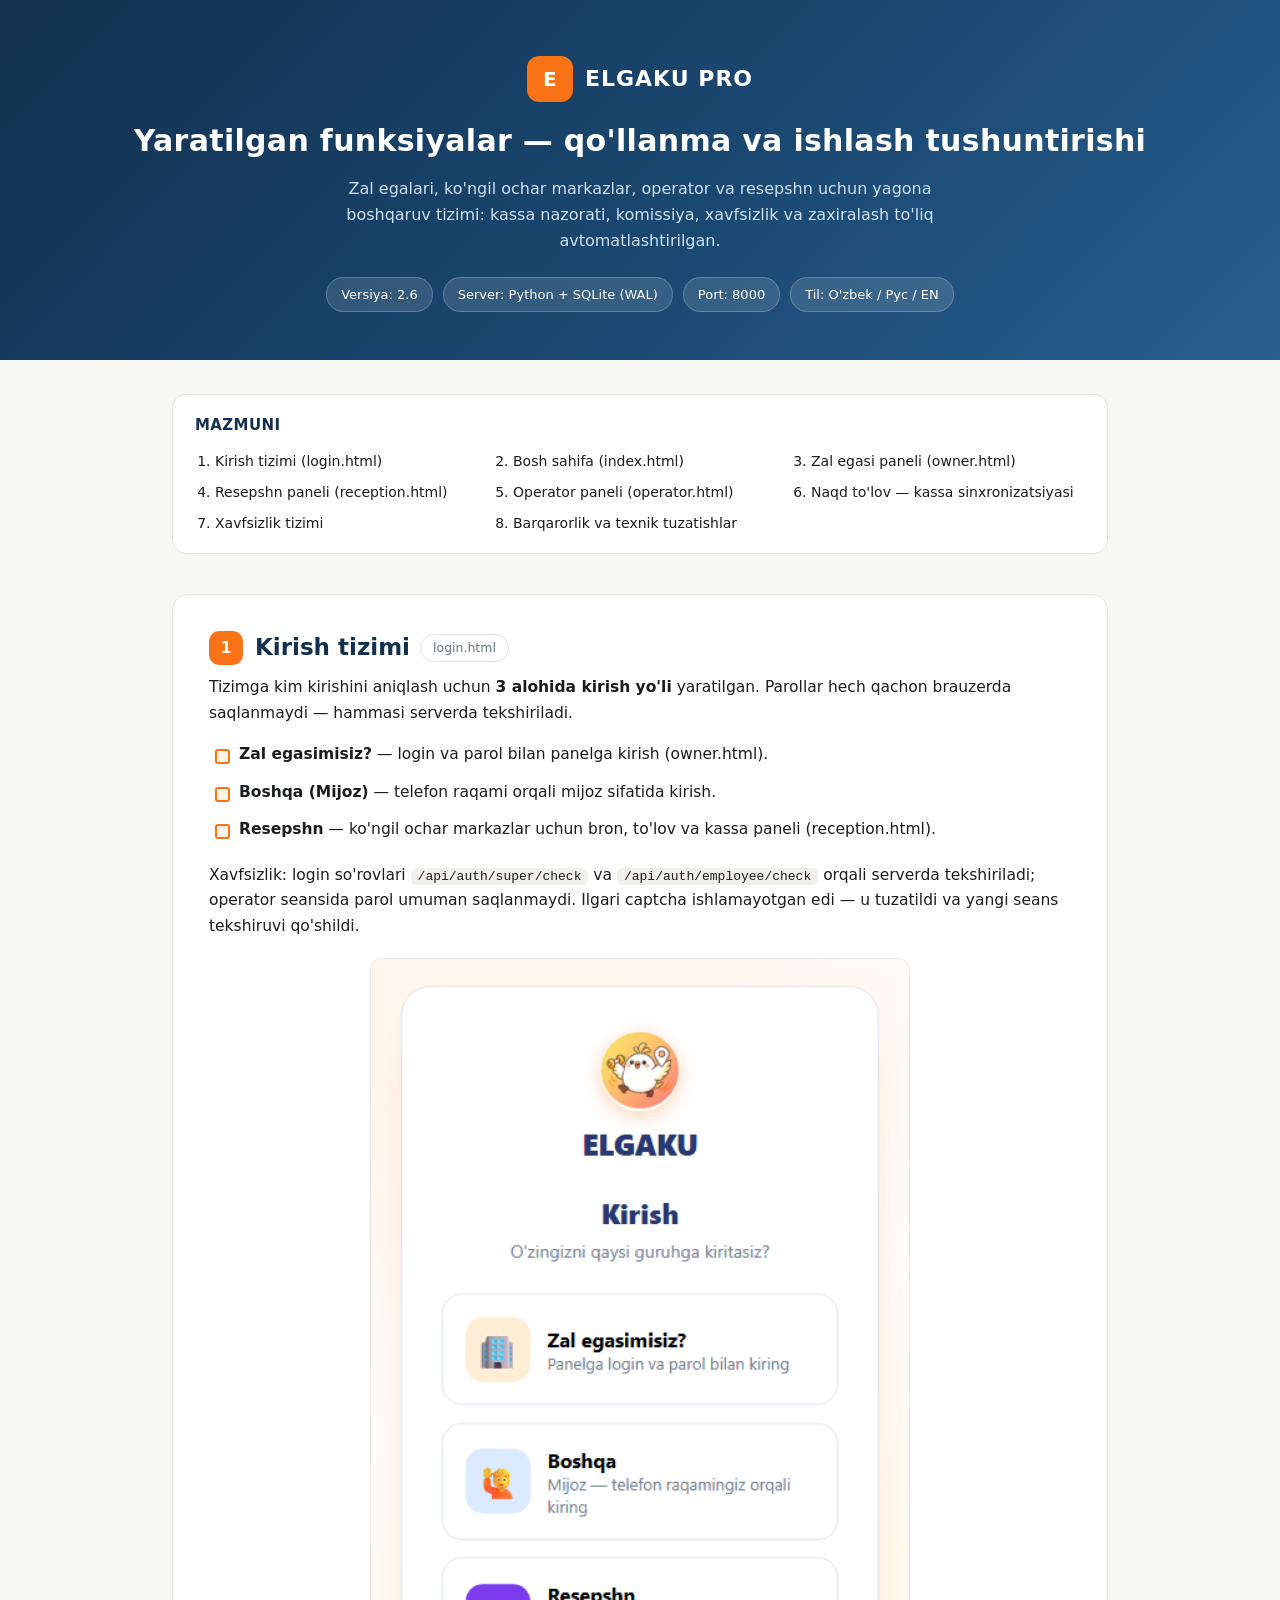
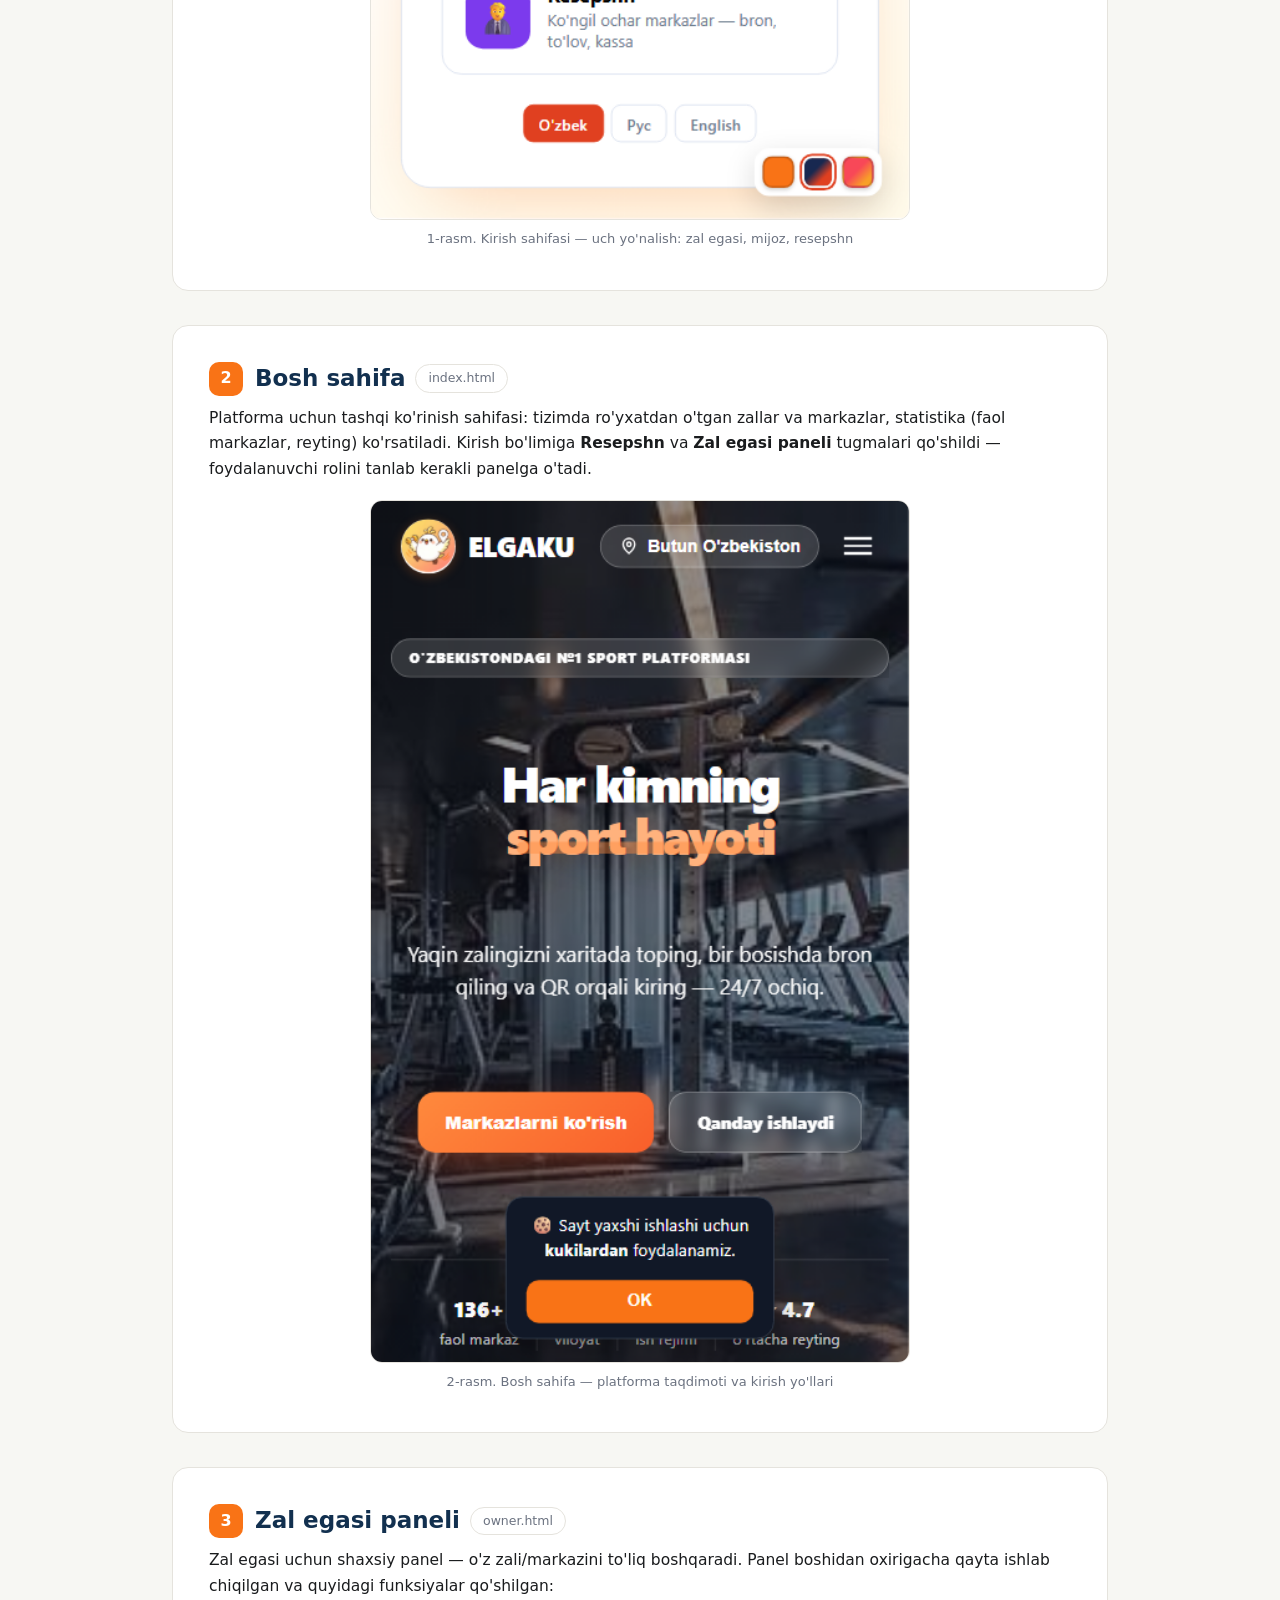
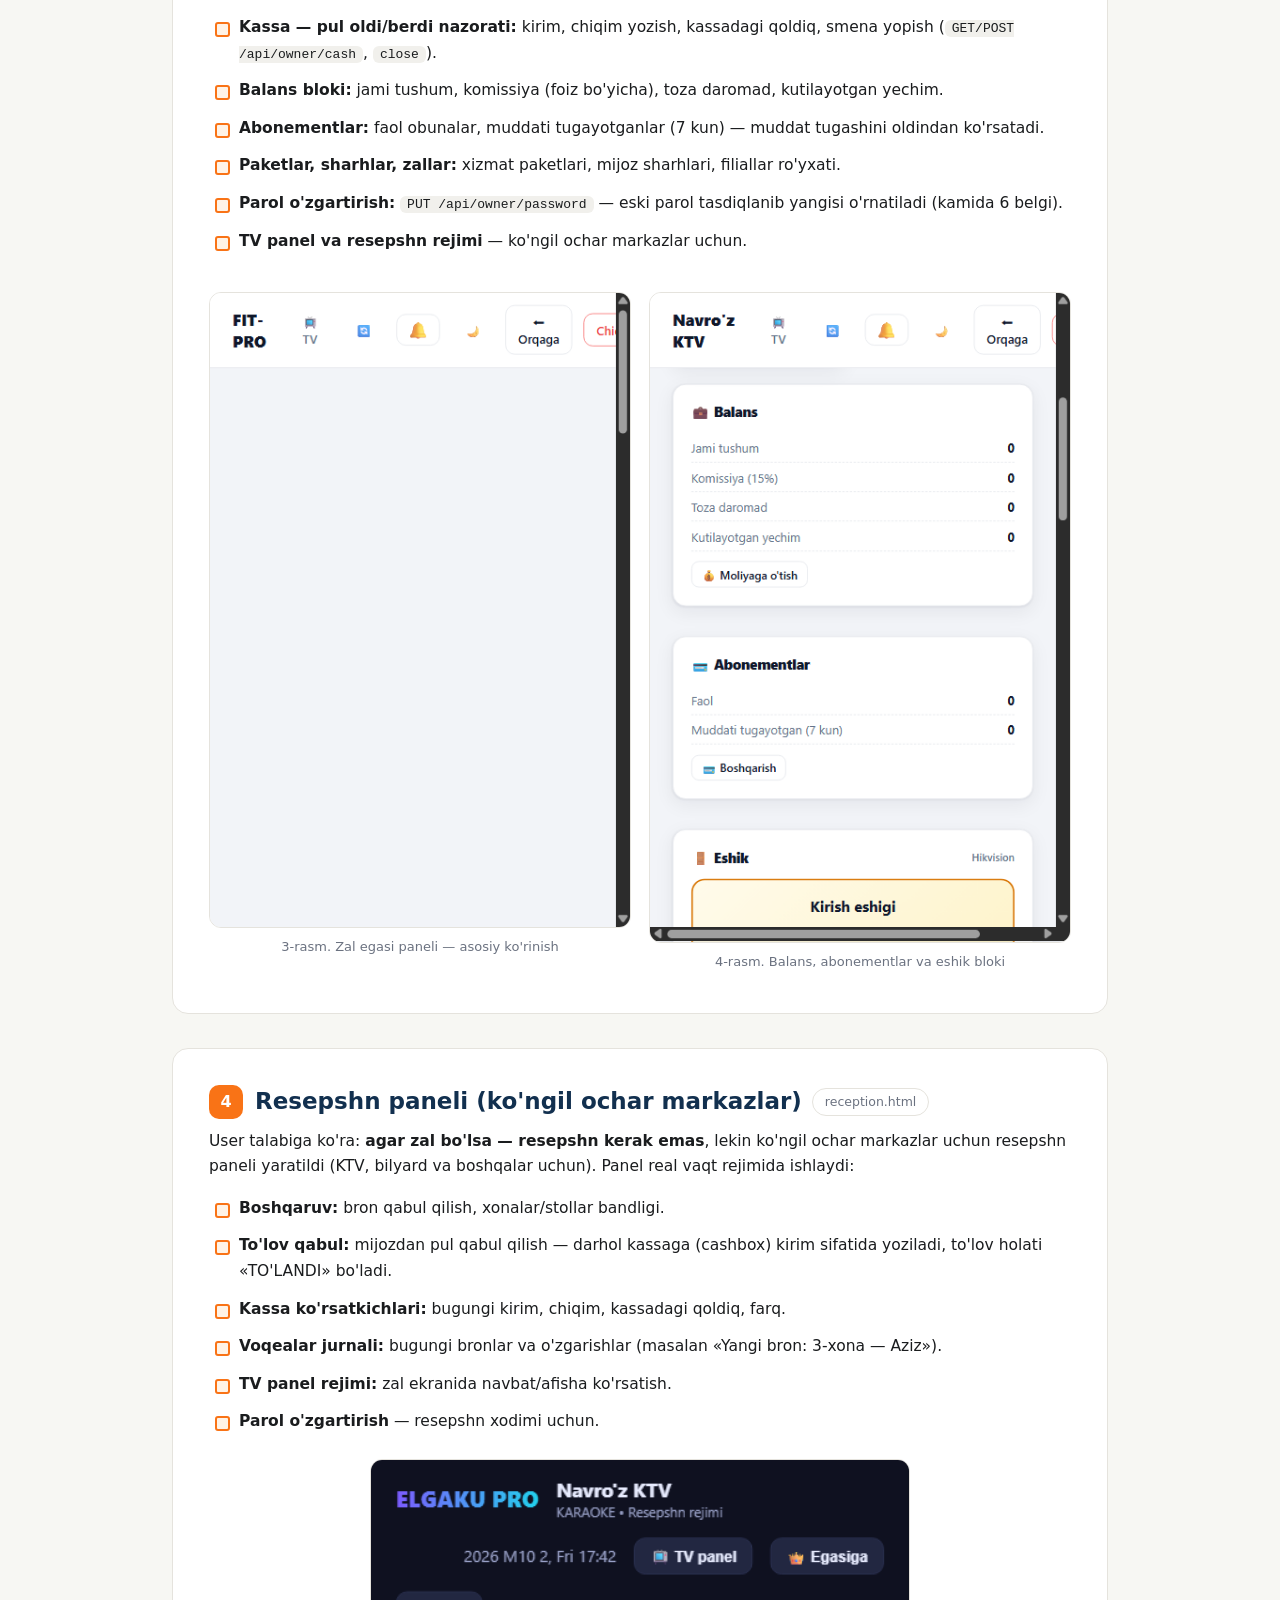
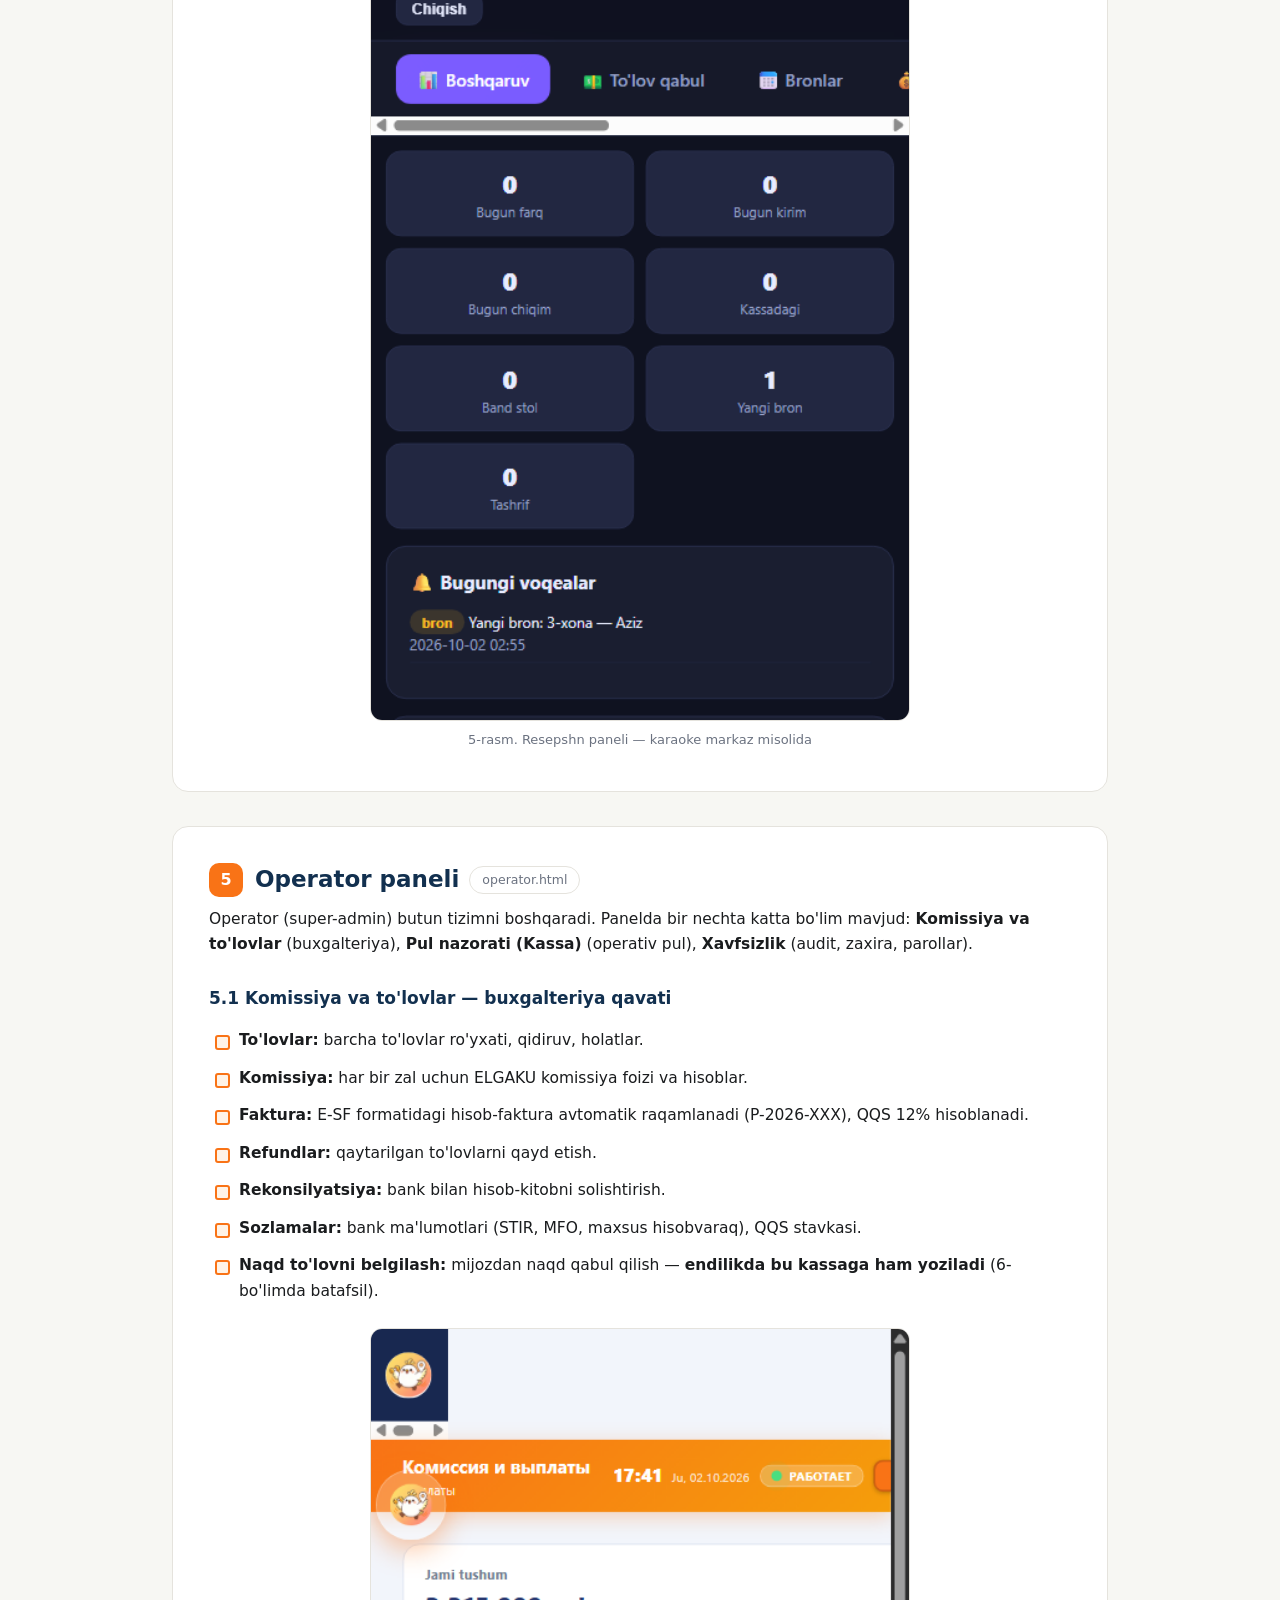
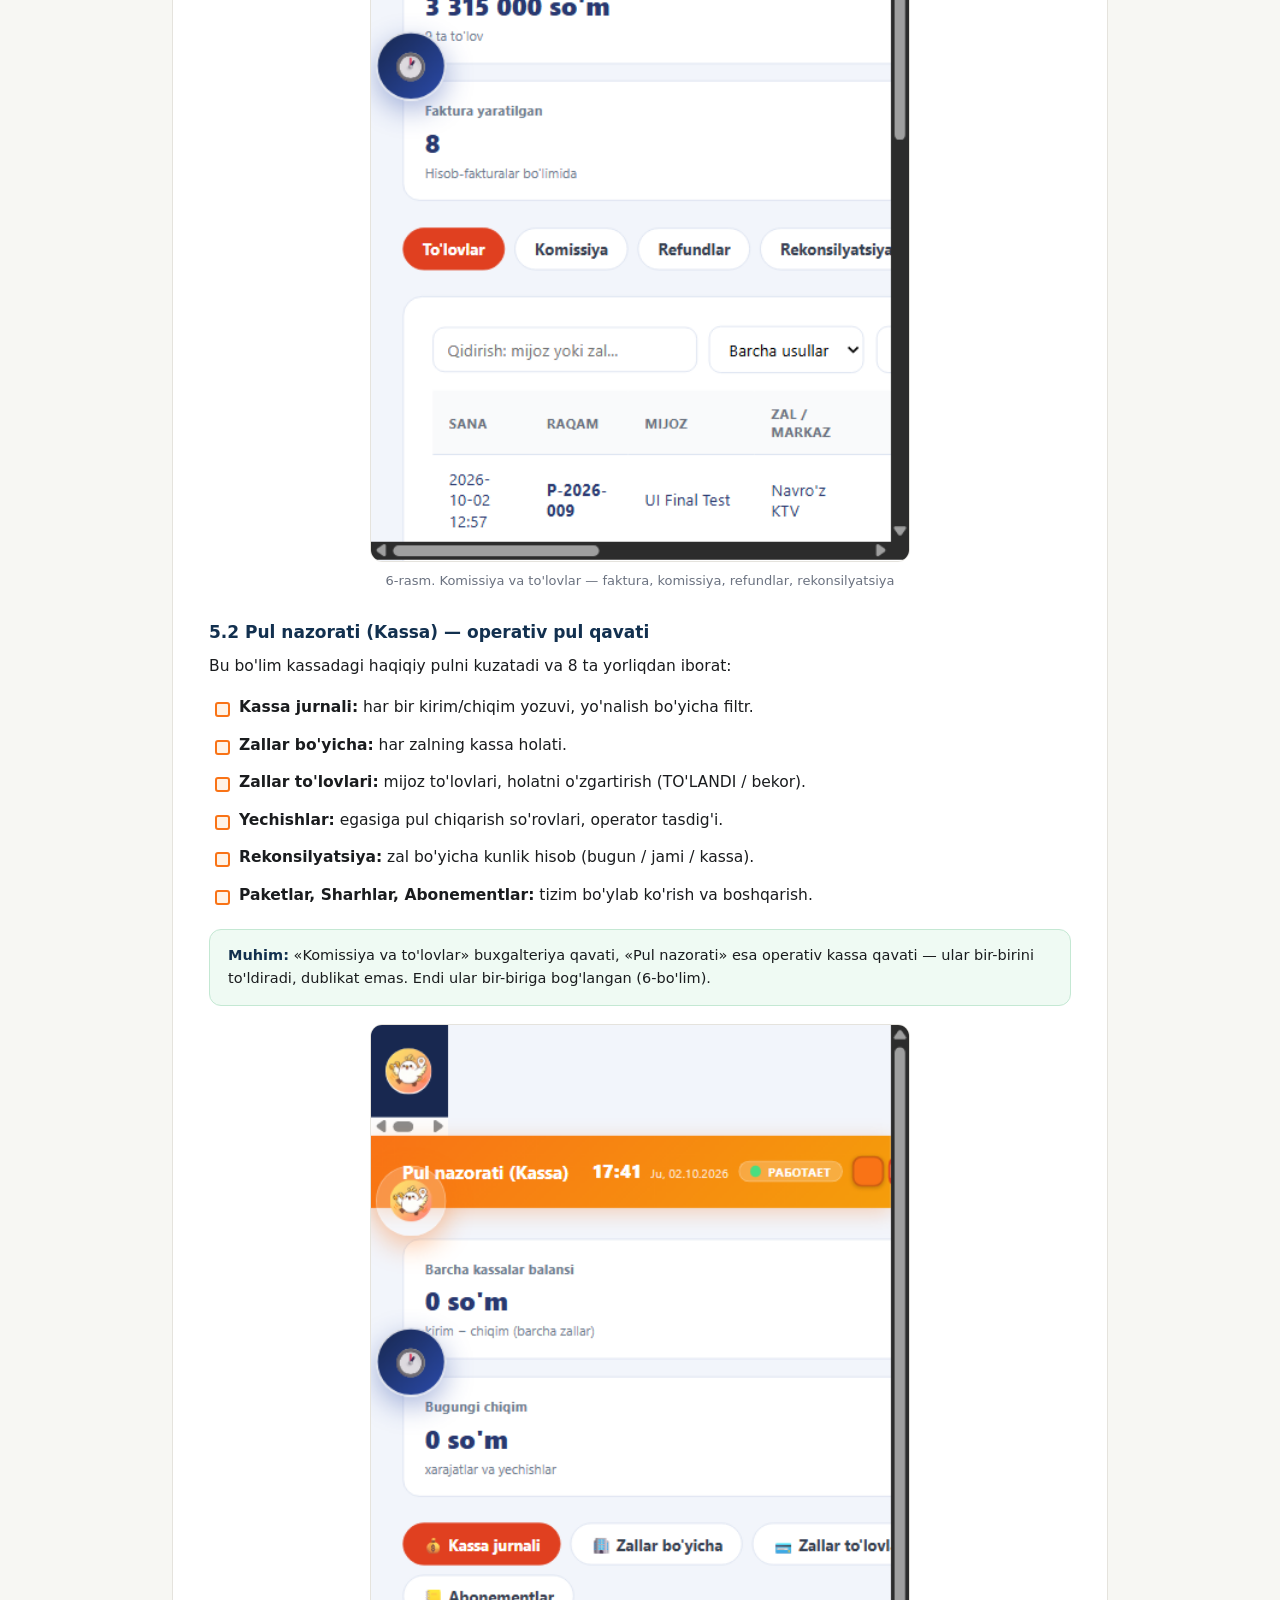
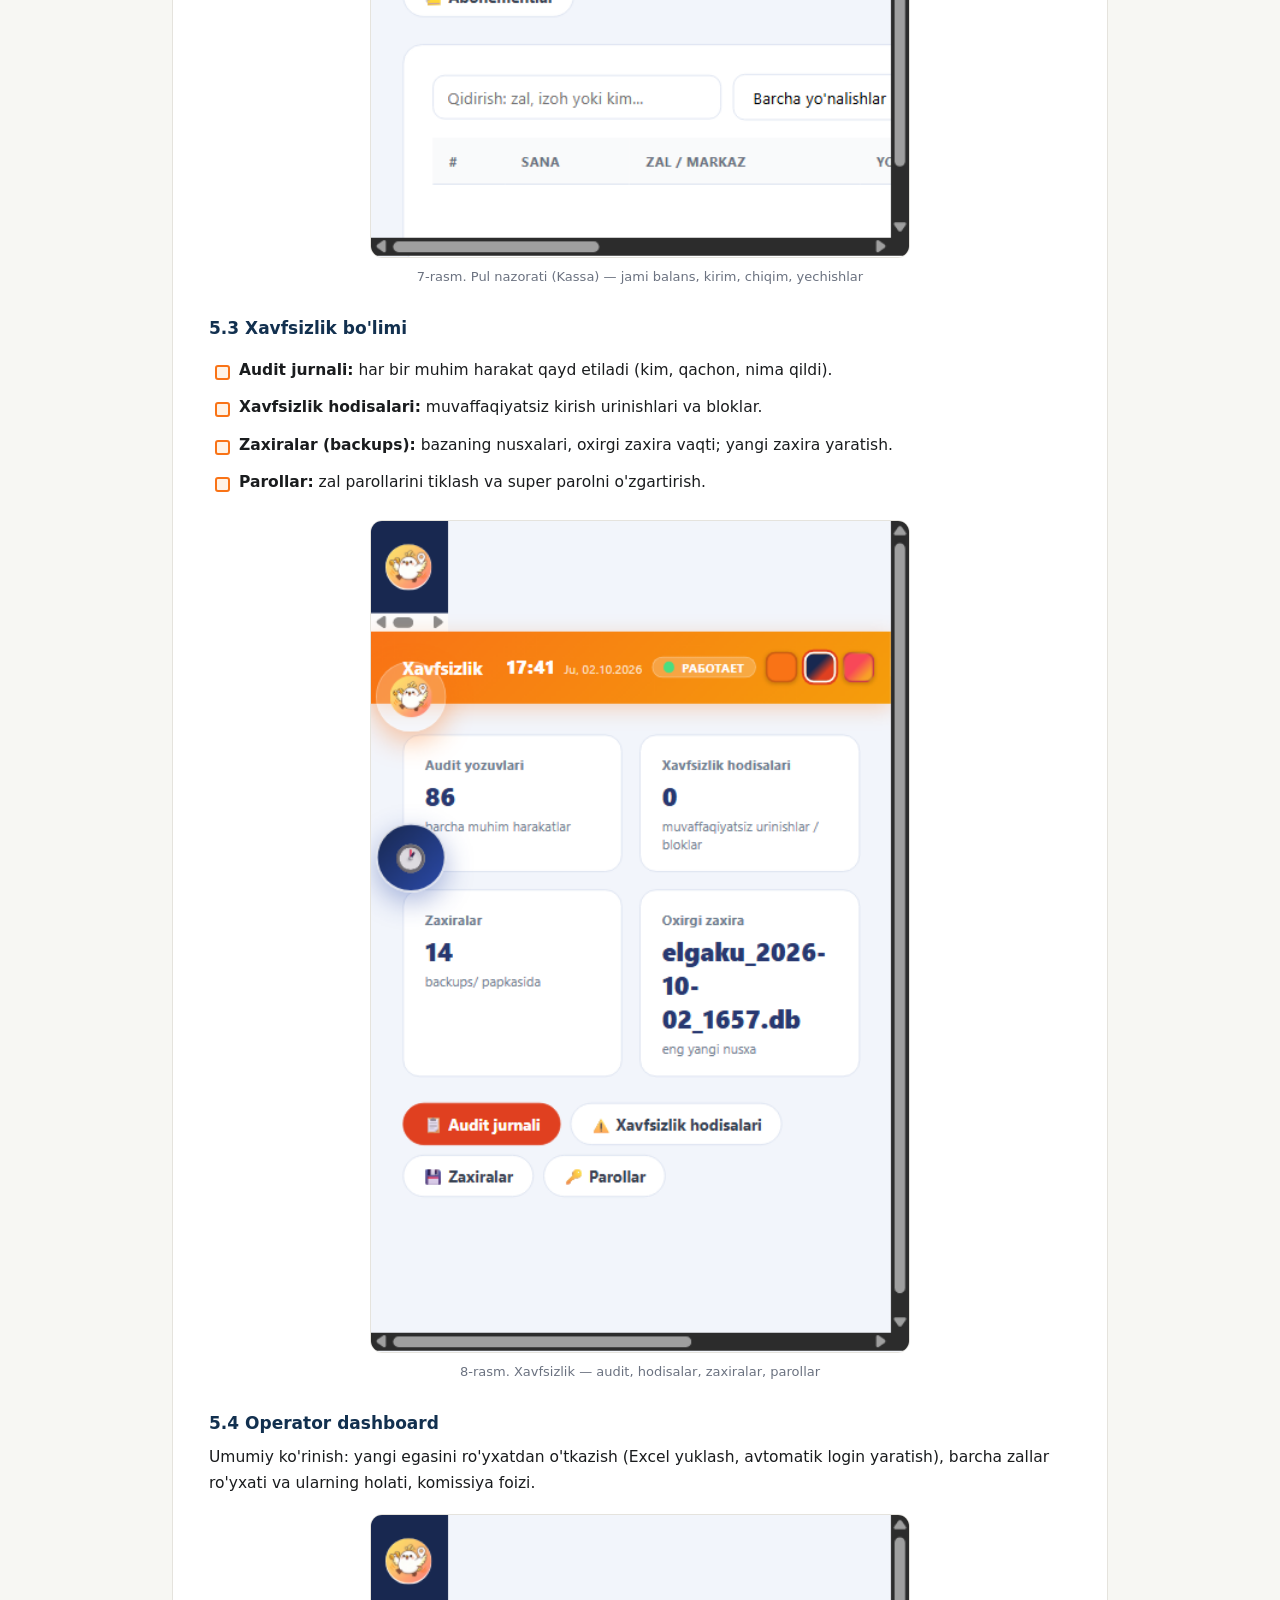
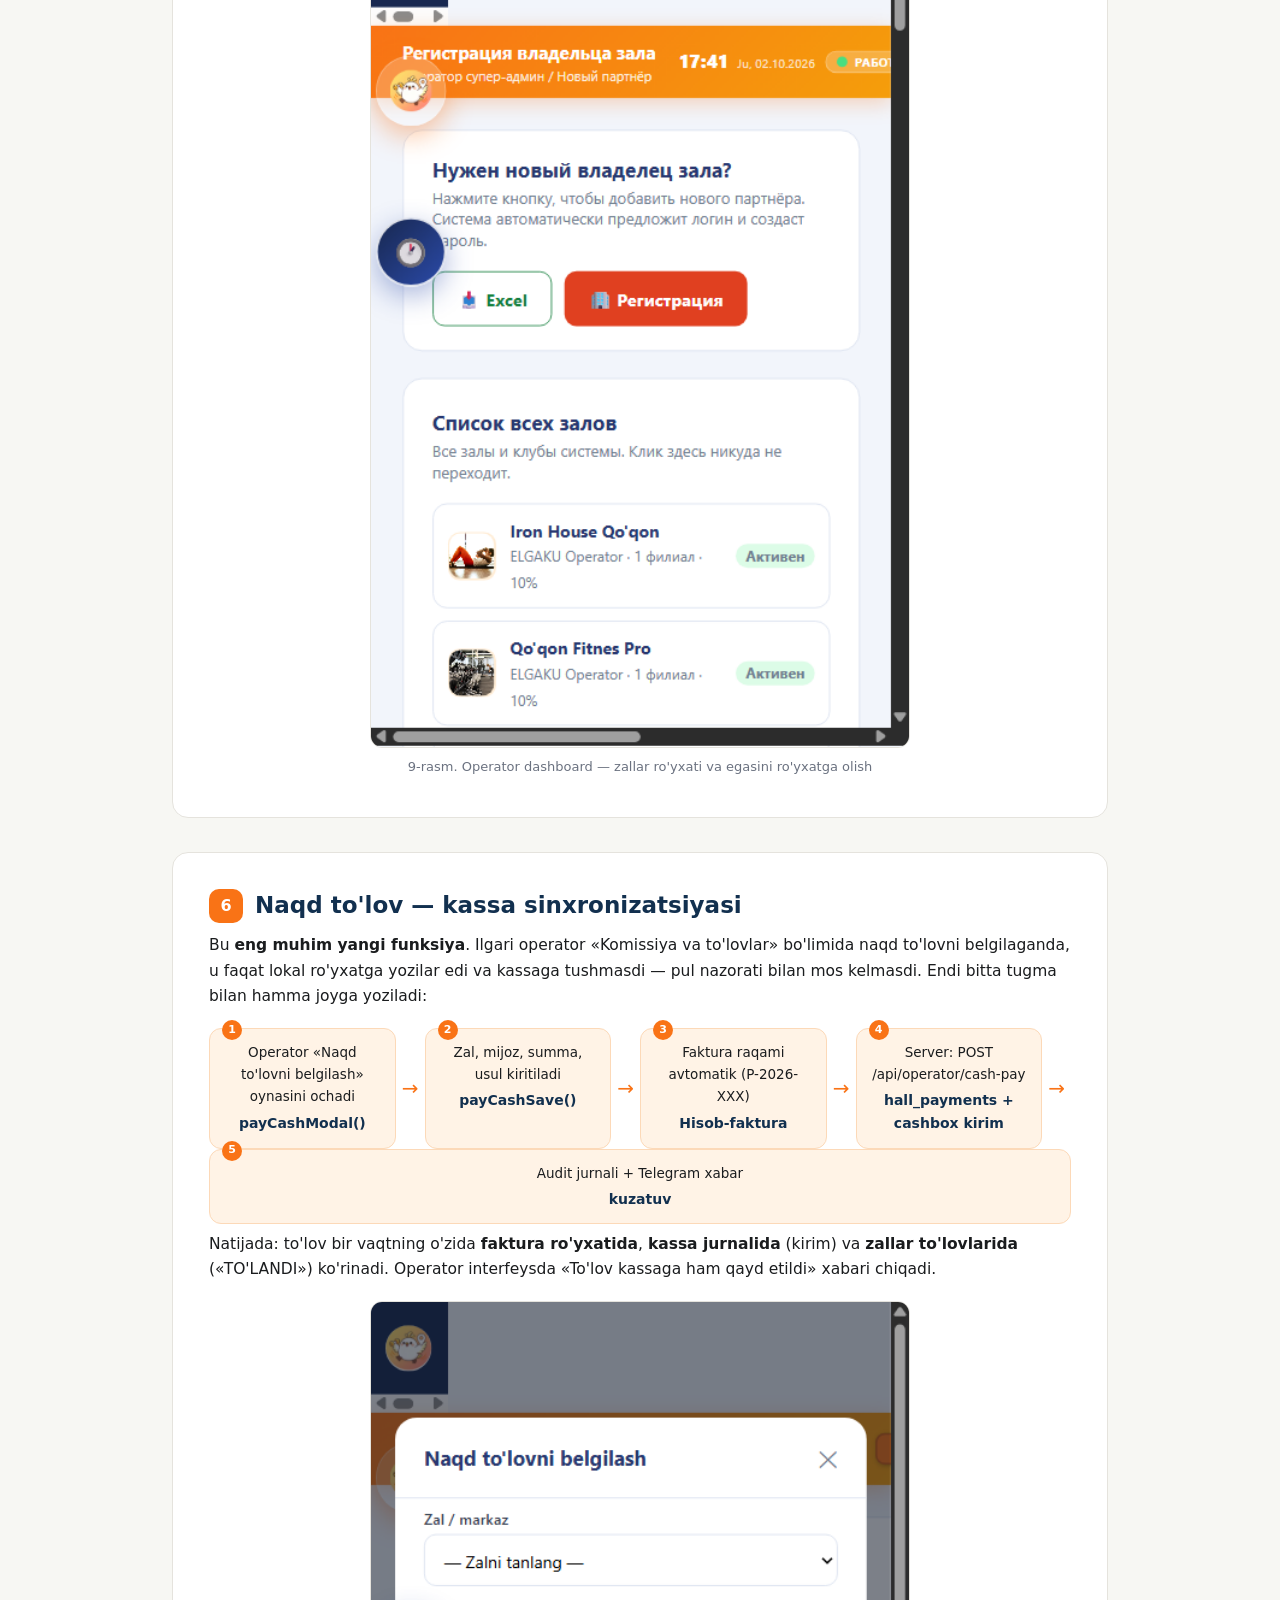
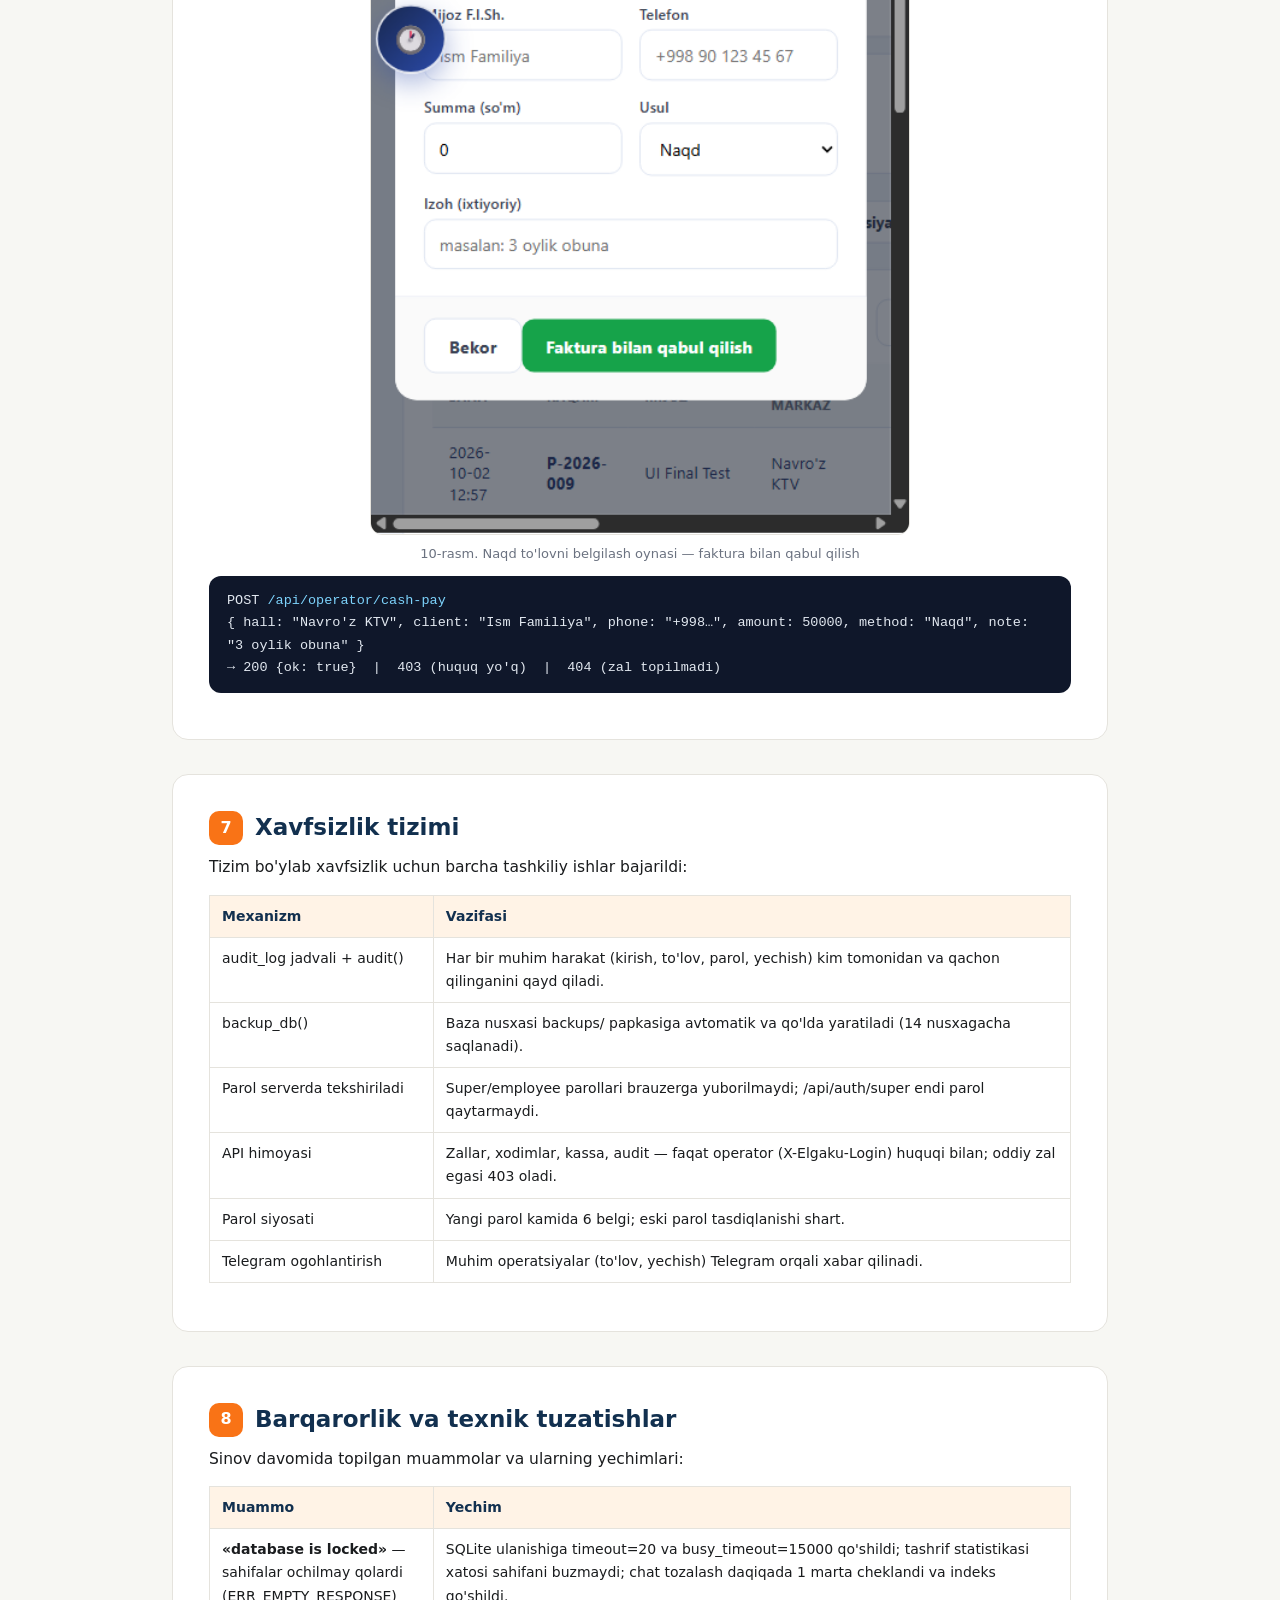
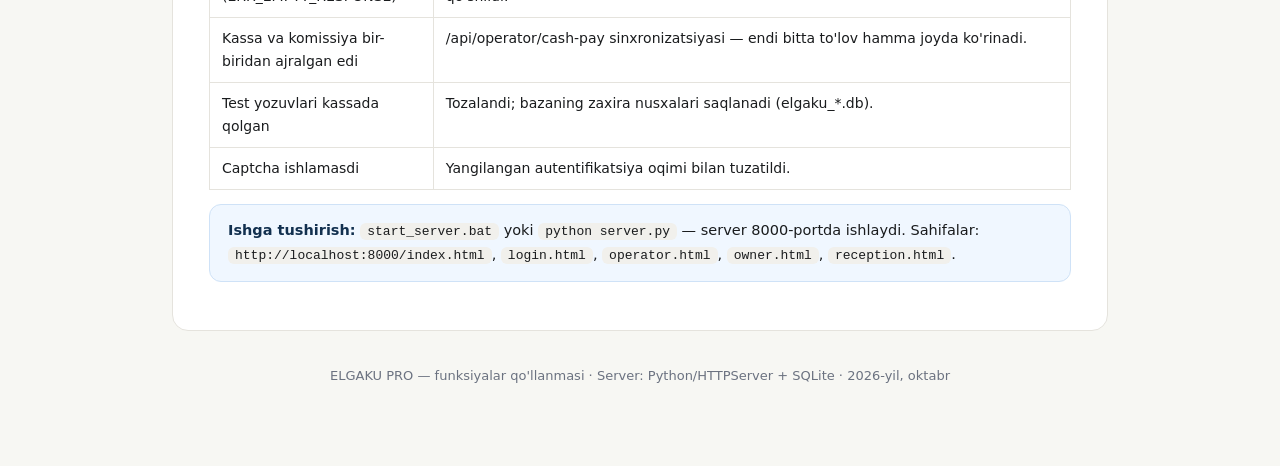
<file: Hujjatlar/ELGAKU-funksiyalar-qollanmasi.html>
<!DOCTYPE html>
<html lang="uz">
<head>
<meta charset="UTF-8">
<meta name="viewport" content="width=device-width, initial-scale=1.0">
<title>ELGAKU PRO — Yaratilgan funksiyalar qo'llanmasi</title>
<link rel="icon" href="data:image/svg+xml,%3Csvg xmlns='http://www.w3.org/2000/svg' viewBox='0 0 24 24'%3E%3Crect width='24' height='24' rx='5' fill='%23F97316'/%3E%3Cpath d='M7 17V7h2.2l5.4 7.1V7H17v10h-2.2L9.4 9.9V17H7z' fill='%23fff'/%3E%3C/svg%3E">
<style>
  :root{
    --ink:#1a1c1e; --mut:#6b7280; --line:#e5e3dd; --bg:#f7f7f3;
    --card:#ffffff; --accent:#f97316; --accent-soft:#fff3e6;
    --navy:#12304f; --ok:#0f8a4d; --warn:#b45309;
  }
  *{box-sizing:border-box; margin:0; padding:0;}
  html{scroll-behavior:smooth;}
  body{
    font-family:"Segoe UI", system-ui, -apple-system, "Noto Sans", Arial, sans-serif;
    background:var(--bg); color:var(--ink); line-height:1.65; font-size:15.5px;
  }
  .wrap{max-width:980px; margin:0 auto; padding:0 22px 80px;}
  /* ===== Header ===== */
  header.hero{
    background:linear-gradient(135deg,#12304f 0%,#1b4a74 60%,#2a5f8f 100%);
    color:#fff; padding:56px 22px 48px; text-align:center;
  }
  header.hero .logo{display:inline-flex; align-items:center; gap:12px; margin-bottom:14px;}
  header.hero .logo .mark{width:46px;height:46px;border-radius:12px;background:var(--accent);
    display:inline-flex;align-items:center;justify-content:center;font-weight:800;font-size:20px;}
  header.hero h1{font-size:30px; font-weight:800; letter-spacing:.3px;}
  header.hero p.sub{color:#cfe0f2; margin-top:10px; font-size:16px; max-width:640px; margin-left:auto; margin-right:auto;}
  .meta-strip{display:flex; gap:10px; justify-content:center; margin-top:22px; flex-wrap:wrap;}
  .meta-strip span{background:rgba(255,255,255,.12); border:1px solid rgba(255,255,255,.22);
    padding:6px 14px; border-radius:999px; font-size:13px;}
  /* ===== Nav ===== */
  nav.toc{background:var(--card); border:1px solid var(--line); border-radius:14px;
    padding:18px 22px; margin:34px 0 40px;}
  nav.toc h2{font-size:15px; color:var(--navy); margin-bottom:12px; letter-spacing:.4px;}
  nav.toc ol{display:grid; grid-template-columns:repeat(auto-fit,minmax(220px,1fr)); gap:8px 24px;
    padding-left:20px; font-size:14px;}
  nav.toc a{color:var(--ink); text-decoration:none; border-bottom:1px solid transparent;}
  nav.toc a:hover{color:var(--accent); border-bottom-color:var(--accent);}
  /* ===== Sections ===== */
  section.block{background:var(--card); border:1px solid var(--line); border-radius:16px;
    padding:34px 36px; margin-bottom:34px;}
  section.block .num{display:inline-flex; align-items:center; justify-content:center;
    width:34px; height:34px; border-radius:10px; background:var(--accent); color:#fff;
    font-weight:800; font-size:16px; margin-right:12px; vertical-align:middle;}
  section.block h2{font-size:23px; font-weight:800; color:var(--navy); display:inline; vertical-align:middle;}
  section.block .role{display:inline-block; margin-left:10px; font-size:12.5px; color:var(--mut);
    border:1px solid var(--line); border-radius:999px; padding:3px 12px; vertical-align:middle;}
  section.block h3{font-size:17px; margin:26px 0 8px; color:var(--navy);}
  section.block p{margin:8px 0;}
  ul.tasks{list-style:none; margin:10px 0 14px;}
  ul.tasks li{position:relative; padding:6px 0 6px 30px;}
  ul.tasks li::before{content:""; position:absolute; left:6px; top:13px; width:11px; height:11px;
    border-radius:3px; background:var(--accent-soft); border:2px solid var(--accent);}
  .flow{display:flex; flex-wrap:wrap; gap:0; align-items:stretch; margin:18px 0 6px; counter-reset:step;}
  .flow .node{flex:1 1 150px; background:var(--accent-soft); border:1px solid #fcd9b8; border-radius:12px;
    padding:12px 14px; text-align:center; font-size:13.5px; position:relative; min-width:140px;}
  .flow .node b{display:block; font-size:14px; color:var(--navy); margin-top:4px;}
  .flow .node::before{counter-increment:step; content:counter(step); position:absolute; top:-9px; left:12px;
    background:var(--accent); color:#fff; width:20px; height:20px; border-radius:50%;
    font-size:11px; font-weight:700; display:flex; align-items:center; justify-content:center;}
  .flow .arr{align-self:center; color:var(--accent); font-size:20px; padding:0 6px;}
  figure{ margin:18px 0 6px;}
  figure img{max-width:540px; width:100%; margin:0 auto; border:1px solid var(--line); border-radius:12px; display:block; background:#fff;}
  figure.wide img{max-width:100%;}
  figcaption{font-size:13px; color:var(--mut); margin-top:8px; text-align:center;}
  .grid2{display:grid; grid-template-columns:1fr 1fr; gap:18px;}
  .note{background:#f0f7ff; border:1px solid #cfe2f7; border-radius:12px; padding:14px 18px; margin:14px 0; font-size:14.5px;}
  .note.ok{background:#effaf3; border-color:#c4e8d3;}
  .note b{color:var(--navy);}
  table{width:100%; border-collapse:collapse; margin:14px 0; table-layout:fixed; font-size:14px;}
  colgroup col:first-child{width:26%;}
  table th, table td{border:1px solid var(--line); padding:9px 12px; text-align:left; vertical-align:top;}
  table th{background:var(--accent-soft); color:var(--navy); font-weight:700;}
  code{background:#f1f0ec; border-radius:6px; padding:1px 7px; font-size:13px;
    font-family:Consolas, "Courier New", monospace;}
  .api{background:#0f172a; color:#e2e8f0; border-radius:12px; padding:14px 18px; font-size:13.5px;
    font-family:Consolas, monospace; overflow-x:auto; margin:12px 0;}
  .api .m{color:#7dd3fc;}
  footer{margin-top:10px; color:var(--mut); font-size:13px; text-align:center;}
  @media(max-width:720px){
    body{font-size:15px;}
    section.block{padding:24px 20px;}
    .grid2{grid-template-columns:1fr;}
    header.hero h1{font-size:24px;}
    .flow .arr{transform:rotate(90deg); padding:4px 0;}
  }
  @media print{
    body{background:#fff; font-size:12.5px;}
    section.block{break-inside:auto; box-shadow:none; border-color:#ccc;}
    figure{break-inside:avoid; page-break-inside:avoid;}
    figure img{max-width:88%; margin:0 auto;}
    .flow .node{break-inside:avoid;}
    header.hero{background:#12304f !important; -webkit-print-color-adjust:exact; print-color-adjust:exact;}
    nav.toc{break-after:page;}
  }
</style>
</head>
<body>

<header class="hero">
  <div class="logo">
    <span class="mark">E</span>
    <span style="font-size:22px;font-weight:800;letter-spacing:1px;">ELGAKU PRO</span>
  </div>
  <h1>Yaratilgan funksiyalar — qo'llanma va ishlash tushuntirishi</h1>
  <p class="sub">Zal egalari, ko'ngil ochar markazlar, operator va resepshn uchun yagona boshqaruv tizimi: kassa nazorati, komissiya, xavfsizlik va zaxiralash to'liq avtomatlashtirilgan.</p>
  <div class="meta-strip">
    <span>Versiya: 2.6</span>
    <span>Server: Python + SQLite (WAL)</span>
    <span>Port: 8000</span>
    <span>Til: O'zbek / Рус / EN</span>
  </div>
</header>

<div class="wrap">

<nav class="toc">
  <h2>MAZMUNI</h2>
  <ol>
    <li><a href="#s1">Kirish tizimi (login.html)</a></li>
    <li><a href="#s2">Bosh sahifa (index.html)</a></li>
    <li><a href="#s3">Zal egasi paneli (owner.html)</a></li>
    <li><a href="#s4">Resepshn paneli (reception.html)</a></li>
    <li><a href="#s5">Operator paneli (operator.html)</a></li>
    <li><a href="#s6">Naqd to'lov — kassa sinxronizatsiyasi</a></li>
    <li><a href="#s7">Xavfsizlik tizimi</a></li>
    <li><a href="#s8">Barqarorlik va texnik tuzatishlar</a></li>
  </ol>
</nav>

<!-- ============ 1. KIRISH ============ -->
<section class="block" id="s1">
  <span class="num">1</span><h2>Kirish tizimi</h2><span class="role">login.html</span>
  <p>Tizimga kim kirishini aniqlash uchun <b>3 alohida kirish yo'li</b> yaratilgan. Parollar hech qachon brauzerda saqlanmaydi — hammasi serverda tekshiriladi.</p>
  <ul class="tasks">
    <li><b>Zal egasimisiz?</b> — login va parol bilan panelga kirish (owner.html).</li>
    <li><b>Boshqa (Mijoz)</b> — telefon raqami orqali mijoz sifatida kirish.</li>
    <li><b>Resepshn</b> — ko'ngil ochar markazlar uchun bron, to'lov va kassa paneli (reception.html).</li>
  </ul>
  <p>Xavfsizlik: login so'rovlari <code>/api/auth/super/check</code> va <code>/api/auth/employee/check</code> orqali serverda tekshiriladi; operator seansida parol umuman saqlanmaydi. Ilgari captcha ishlamayotgan edi — u tuzatildi va yangi seans tekshiruvi qo'shildi.</p>
  <figure>
    <img src="assets/01_login.png" alt="Kirish sahifasi">
    <figcaption>1-rasm. Kirish sahifasi — uch yo'nalish: zal egasi, mijoz, resepshn</figcaption>
  </figure>
</section>

<!-- ============ 2. BOSH SAHIFA ============ -->
<section class="block" id="s2">
  <span class="num">2</span><h2>Bosh sahifa</h2><span class="role">index.html</span>
  <p>Platforma uchun tashqi ko'rinish sahifasi: tizimda ro'yxatdan o'tgan zallar va markazlar, statistika (faol markazlar, reyting) ko'rsatiladi. Kirish bo'limiga <b>Resepshn</b> va <b>Zal egasi paneli</b> tugmalari qo'shildi — foydalanuvchi rolini tanlab kerakli panelga o'tadi.</p>
  <figure>
    <img src="assets/02_index.png" alt="Bosh sahifa">
    <figcaption>2-rasm. Bosh sahifa — platforma taqdimoti va kirish yo'llari</figcaption>
  </figure>
</section>

<!-- ============ 3. ZAL EGASI ============ -->
<section class="block" id="s3">
  <span class="num">3</span><h2>Zal egasi paneli</h2><span class="role">owner.html</span>
  <p>Zal egasi uchun shaxsiy panel — o'z zali/markazini to'liq boshqaradi. Panel boshidan oxirigacha qayta ishlab chiqilgan va quyidagi funksiyalar qo'shilgan:</p>
  <ul class="tasks">
    <li><b>Kassa — pul oldi/berdi nazorati:</b> kirim, chiqim yozish, kassadagi qoldiq, smena yopish (<code>GET/POST /api/owner/cash</code>, <code>close</code>).</li>
    <li><b>Balans bloki:</b> jami tushum, komissiya (foiz bo'yicha), toza daromad, kutilayotgan yechim.</li>
    <li><b>Abonementlar:</b> faol obunalar, muddati tugayotganlar (7 kun) — muddat tugashini oldindan ko'rsatadi.</li>
    <li><b>Paketlar, sharhlar, zallar:</b> xizmat paketlari, mijoz sharhlari, filiallar ro'yxati.</li>
    <li><b>Parol o'zgartirish:</b> <code>PUT /api/owner/password</code> — eski parol tasdiqlanib yangisi o'rnatiladi (kamida 6 belgi).</li>
    <li><b>TV panel va resepshn rejimi</b> — ko'ngil ochar markazlar uchun.</li>
  </ul>
  <div class="grid2">
    <figure><img src="assets/07_owner_dash.png" alt="Zal egasi paneli"><figcaption>3-rasm. Zal egasi paneli — asosiy ko'rinish</figcaption></figure>
    <figure><img src="assets/08_owner_kassa.png" alt="Zal egasi moliyasi"><figcaption>4-rasm. Balans, abonementlar va eshik bloki</figcaption></figure>
  </div>
</section>

<!-- ============ 4. RESEPSHN ============ -->
<section class="block" id="s4">
  <span class="num">4</span><h2>Resepshn paneli (ko'ngil ochar markazlar)</h2><span class="role">reception.html</span>
  <p>User talabiga ko'ra: <b>agar zal bo'lsa — resepshn kerak emas</b>, lekin ko'ngil ochar markazlar uchun resepshn paneli yaratildi (KTV, bilyard va boshqalar uchun). Panel real vaqt rejimida ishlaydi:</p>
  <ul class="tasks">
    <li><b>Boshqaruv:</b> bron qabul qilish, xonalar/stollar bandligi.</li>
    <li><b>To'lov qabul:</b> mijozdan pul qabul qilish — darhol kassaga (cashbox) kirim sifatida yoziladi, to'lov holati «TO'LANDI» bo'ladi.</li>
    <li><b>Kassa ko'rsatkichlari:</b> bugungi kirim, chiqim, kassadagi qoldiq, farq.</li>
    <li><b>Voqealar jurnali:</b> bugungi bronlar va o'zgarishlar (masalan «Yangi bron: 3-xona — Aziz»).</li>
    <li><b>TV panel rejimi:</b> zal ekranida navbat/afisha ko'rsatish.</li>
    <li><b>Parol o'zgartirish</b> — resepshn xodimi uchun.</li>
  </ul>
  <figure>
    <img src="assets/09_reception_dash.png" alt="Resepshn paneli">
    <figcaption>5-rasm. Resepshn paneli — karaoke markaz misolida</figcaption>
  </figure>
</section>

<!-- ============ 5. OPERATOR ============ -->
<section class="block" id="s5">
  <span class="num">5</span><h2>Operator paneli</h2><span class="role">operator.html</span>
  <p>Operator (super-admin) butun tizimni boshqaradi. Panelda bir nechta katta bo'lim mavjud: <b>Komissiya va to'lovlar</b> (buxgalteriya), <b>Pul nazorati (Kassa)</b> (operativ pul), <b>Xavfsizlik</b> (audit, zaxira, parollar).</p>

  <h3>5.1 Komissiya va to'lovlar — buxgalteriya qavati</h3>
  <ul class="tasks">
    <li><b>To'lovlar:</b> barcha to'lovlar ro'yxati, qidiruv, holatlar.</li>
    <li><b>Komissiya:</b> har bir zal uchun ELGAKU komissiya foizi va hisoblar.</li>
    <li><b>Faktura:</b> E-SF formatidagi hisob-faktura avtomatik raqamlanadi (P-2026-XXX), QQS 12% hisoblanadi.</li>
    <li><b>Refundlar:</b> qaytarilgan to'lovlarni qayd etish.</li>
    <li><b>Rekonsilyatsiya:</b> bank bilan hisob-kitobni solishtirish.</li>
    <li><b>Sozlamalar:</b> bank ma'lumotlari (STIR, MFO, maxsus hisobvaraq), QQS stavkasi.</li>
    <li><b>Naqd to'lovni belgilash:</b> mijozdan naqd qabul qilish — <b>endilikda bu kassaga ham yoziladi</b> (6-bo'limda batafsil).</li>
  </ul>
  <figure>
    <img src="assets/04_operator_komissiya.png" alt="Komissiya va to'lovlar">
    <figcaption>6-rasm. Komissiya va to'lovlar — faktura, komissiya, refundlar, rekonsilyatsiya</figcaption>
  </figure>

  <h3>5.2 Pul nazorati (Kassa) — operativ pul qavati</h3>
  <p>Bu bo'lim kassadagi haqiqiy pulni kuzatadi va 8 ta yorliqdan iborat:</p>
  <ul class="tasks">
    <li><b>Kassa jurnali:</b> har bir kirim/chiqim yozuvi, yo'nalish bo'yicha filtr.</li>
    <li><b>Zallar bo'yicha:</b> har zalning kassa holati.</li>
    <li><b>Zallar to'lovlari:</b> mijoz to'lovlari, holatni o'zgartirish (TO'LANDI / bekor).</li>
    <li><b>Yechishlar:</b> egasiga pul chiqarish so'rovlari, operator tasdig'i.</li>
    <li><b>Rekonsilyatsiya:</b> zal bo'yicha kunlik hisob (bugun / jami / kassa).</li>
    <li><b>Paketlar, Sharhlar, Abonementlar:</b> tizim bo'ylab ko'rish va boshqarish.</li>
  </ul>
  <div class="note ok"><b>Muhim:</b> «Komissiya va to'lovlar» buxgalteriya qavati, «Pul nazorati» esa operativ kassa qavati — ular bir-birini to'ldiradi, dublikat emas. Endi ular bir-biriga bog'langan (6-bo'lim).</div>
  <figure>
    <img src="assets/05_operator_kassa.png" alt="Pul nazorati Kassa">
    <figcaption>7-rasm. Pul nazorati (Kassa) — jami balans, kirim, chiqim, yechishlar</figcaption>
  </figure>

  <h3>5.3 Xavfsizlik bo'limi</h3>
  <ul class="tasks">
    <li><b>Audit jurnali:</b> har bir muhim harakat qayd etiladi (kim, qachon, nima qildi).</li>
    <li><b>Xavfsizlik hodisalari:</b> muvaffaqiyatsiz kirish urinishlari va bloklar.</li>
    <li><b>Zaxiralar (backups):</b> bazaning nusxalari, oxirgi zaxira vaqti; yangi zaxira yaratish.</li>
    <li><b>Parollar:</b> zal parollarini tiklash va super parolni o'zgartirish.</li>
  </ul>
  <figure>
    <img src="assets/06_operator_xavfsizlik.png" alt="Xavfsizlik bo'limi">
    <figcaption>8-rasm. Xavfsizlik — audit, hodisalar, zaxiralar, parollar</figcaption>
  </figure>

  <h3>5.4 Operator dashboard</h3>
  <p>Umumiy ko'rinish: yangi egasini ro'yxatdan o'tkazish (Excel yuklash, avtomatik login yaratish), barcha zallar ro'yxati va ularning holati, komissiya foizi.</p>
  <figure>
    <img src="assets/03_operator_dash.png" alt="Operator dashboard">
    <figcaption>9-rasm. Operator dashboard — zallar ro'yxati va egasini ro'yxatga olish</figcaption>
  </figure>
</section>

<!-- ============ 6. SINXRON ============ -->
<section class="block" id="s6">
  <span class="num">6</span><h2>Naqd to'lov — kassa sinxronizatsiyasi</h2>
  <p>Bu <b>eng muhim yangi funksiya</b>. Ilgari operator «Komissiya va to'lovlar» bo'limida naqd to'lovni belgilaganda, u faqat lokal ro'yxatga yozilar edi va kassaga tushmasdi — pul nazorati bilan mos kelmasdi. Endi bitta tugma bilan hamma joyga yoziladi:</p>
  <div class="flow">
    <div class="node">Operator «Naqd to'lovni belgilash» oynasini ochadi<b>payCashModal()</b></div>
    <div class="arr">→</div>
    <div class="node">Zal, mijoz, summa, usul kiritiladi<b>payCashSave()</b></div>
    <div class="arr">→</div>
    <div class="node">Faktura raqami avtomatik (P-2026-XXX)<b>Hisob-faktura</b></div>
    <div class="arr">→</div>
    <div class="node">Server: POST /api/operator/cash-pay<b>hall_payments + cashbox kirim</b></div>
    <div class="arr">→</div>
    <div class="node">Audit jurnali + Telegram xabar<b>kuzatuv</b></div>
  </div>
  <p>Natijada: to'lov bir vaqtning o'zida <b>faktura ro'yxatida</b>, <b>kassa jurnalida</b> (kirim) va <b>zallar to'lovlarida</b> («TO'LANDI») ko'rinadi. Operator interfeysda «To'lov kassaga ham qayd etildi» xabari chiqadi.</p>
  <figure>
    <img src="assets/10_operator_naqd_tolov.png" alt="Naqd to'lovni belgilash oynasi">
    <figcaption>10-rasm. Naqd to'lovni belgilash oynasi — faktura bilan qabul qilish</figcaption>
  </figure>
  <div class="api">POST <span class="m">/api/operator/cash-pay</span><br>
  { hall: "Navro'z KTV", client: "Ism Familiya", phone: "+998…", amount: 50000, method: "Naqd", note: "3 oylik obuna" }<br>
  → 200 {ok: true} &nbsp;|&nbsp; 403 (huquq yo'q) &nbsp;|&nbsp; 404 (zal topilmadi)</div>
</section>

<!-- ============ 7. XAVFSIZLIK ============ -->
<section class="block" id="s7">
  <span class="num">7</span><h2>Xavfsizlik tizimi</h2>
  <p>Tizim bo'ylab xavfsizlik uchun barcha tashkiliy ishlar bajarildi:</p>
  <table>
    <colgroup><col><col></colgroup>
    <tr><th>Mexanizm</th><th>Vazifasi</th></tr>
    <tr><td>audit_log jadvali + audit()</td><td>Har bir muhim harakat (kirish, to'lov, parol, yechish) kim tomonidan va qachon qilinganini qayd qiladi.</td></tr>
    <tr><td>backup_db()</td><td>Baza nusxasi backups/ papkasiga avtomatik va qo'lda yaratiladi (14 nusxagacha saqlanadi).</td></tr>
    <tr><td>Parol serverda tekshiriladi</td><td>Super/employee parollari brauzerga yuborilmaydi; /api/auth/super endi parol qaytarmaydi.</td></tr>
    <tr><td>API himoyasi</td><td>Zallar, xodimlar, kassa, audit — faqat operator (X-Elgaku-Login) huquqi bilan; oddiy zal egasi 403 oladi.</td></tr>
    <tr><td>Parol siyosati</td><td>Yangi parol kamida 6 belgi; eski parol tasdiqlanishi shart.</td></tr>
    <tr><td>Telegram ogohlantirish</td><td>Muhim operatsiyalar (to'lov, yechish) Telegram orqali xabar qilinadi.</td></tr>
  </table>
</section>

<!-- ============ 8. BARQARORLIK ============ -->
<section class="block" id="s8">
  <span class="num">8</span><h2>Barqarorlik va texnik tuzatishlar</h2>
  <p>Sinov davomida topilgan muammolar va ularning yechimlari:</p>
  <table>
    <colgroup><col><col></colgroup>
    <tr><th>Muammo</th><th>Yechim</th></tr>
    <tr><td><b>«database is locked»</b> — sahifalar ochilmay qolardi (ERR_EMPTY_RESPONSE)</td><td>SQLite ulanishiga timeout=20 va busy_timeout=15000 qo'shildi; tashrif statistikasi xatosi sahifani buzmaydi; chat tozalash daqiqada 1 marta cheklandi va indeks qo'shildi.</td></tr>
    <tr><td>Kassa va komissiya bir-biridan ajralgan edi</td><td>/api/operator/cash-pay sinxronizatsiyasi — endi bitta to'lov hamma joyda ko'rinadi.</td></tr>
    <tr><td>Test yozuvlari kassada qolgan</td><td>Tozalandi; bazaning zaxira nusxalari saqlanadi (elgaku_*.db).</td></tr>
    <tr><td>Captcha ishlamasdi</td><td>Yangilangan autentifikatsiya oqimi bilan tuzatildi.</td></tr>
  </table>
  <div class="note"><b>Ishga tushirish:</b> <code>start_server.bat</code> yoki <code>python server.py</code> — server 8000-portda ishlaydi. Sahifalar: <code>http://localhost:8000/index.html</code>, <code>login.html</code>, <code>operator.html</code>, <code>owner.html</code>, <code>reception.html</code>.</div>
</section>

<footer>ELGAKU PRO — funksiyalar qo'llanmasi · Server: Python/HTTPServer + SQLite · 2026-yil, oktabr</footer>
</div>
</body>
</html>
</file>
